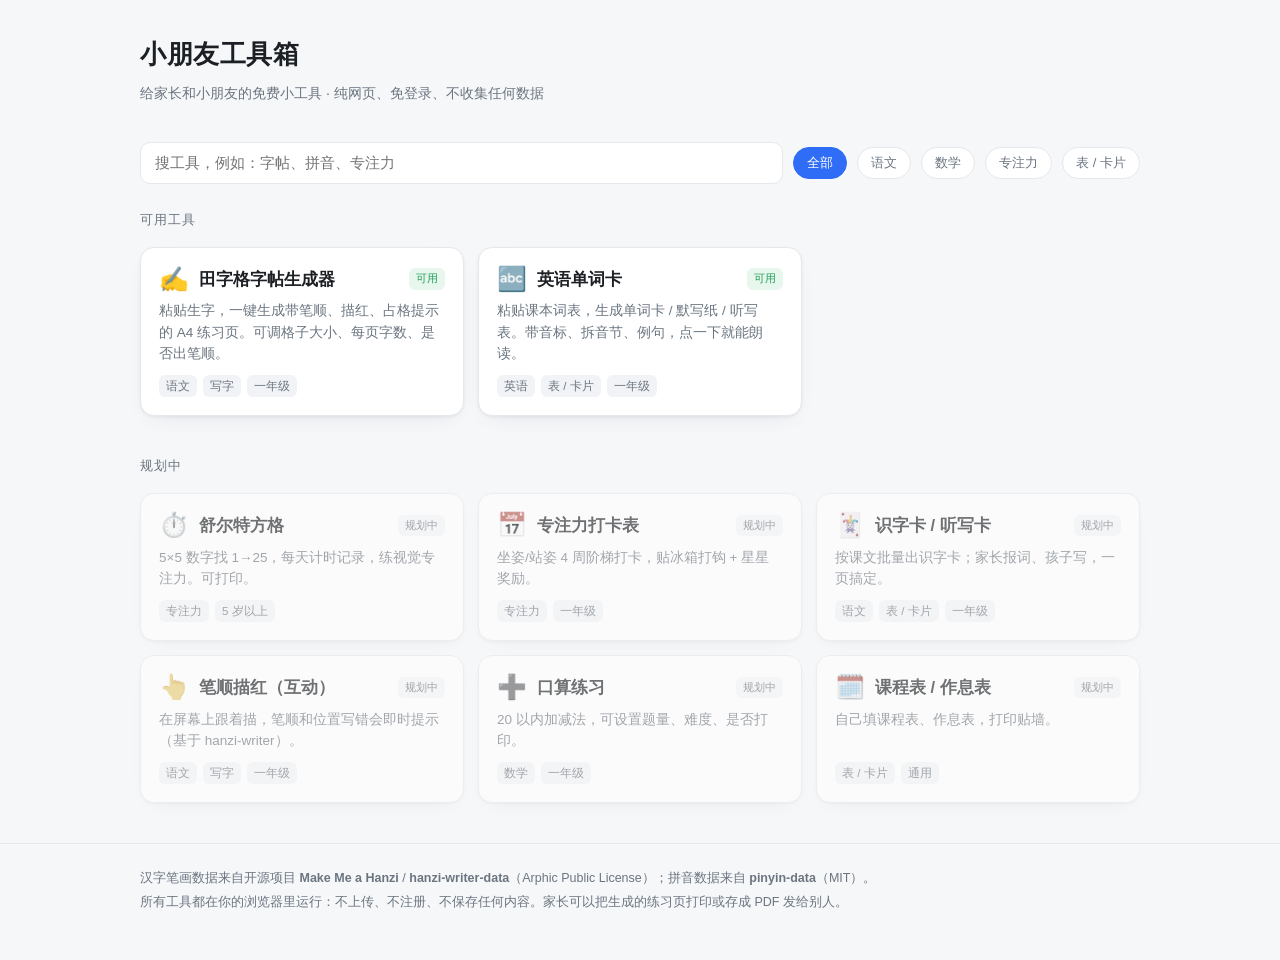
<file: index.html>
<!doctype html>
<html lang="zh-CN">
<meta charset="utf-8">
<meta name="viewport" content="width=device-width,initial-scale=1">
<title>小朋友工具箱</title>
<link rel="stylesheet" href="assets/style.css">
<body>

<header class="site"><div class="wrap">
  <h1>小朋友工具箱</h1>
  <p>给家长和小朋友的免费小工具 · 纯网页、免登录、不收集任何数据</p>
</div></header>

<div class="wrap">
  <div class="toolbar">
    <input type="search" id="q" placeholder="搜工具，例如：字帖、拼音、专注力">
    <button class="chip on" data-tag="全部">全部</button>
    <button class="chip" data-tag="语文">语文</button>
    <button class="chip" data-tag="数学">数学</button>
    <button class="chip" data-tag="专注力">专注力</button>
    <button class="chip" data-tag="表">表 / 卡片</button>
  </div>

  <p class="sec-title" id="secTitle">可用工具</p>
  <div class="grid" id="live"></div>

  <p class="sec-title">规划中</p>
  <div class="grid" id="plan"></div>
</div>

<footer class="site"><div class="wrap">
  <p>汉字笔画数据来自开源项目 <b>Make Me a Hanzi</b> / <b>hanzi-writer-data</b>（Arphic Public License）；拼音数据来自 <b>pinyin-data</b>（MIT）。</p>
  <p>所有工具都在你的浏览器里运行：不上传、不注册、不保存任何内容。家长可以把生成的练习页打印或存成 PDF 发给别人。</p>
  <p id="repoLine"></p>
</div></footer>

<script>
/* ===== 站点配置：改这里就换名字 ===== */
const SITE = {
  name: '小朋友工具箱',
  repo: ''          // 填上你的仓库地址就会在页脚显示，例如 'https://github.com/xxx/xxx.github.io'
};

/* ===== 工具清单：新增一个工具 = 加一条 + 建一个同名目录 ===== */
const TOOLS = [
  { id:'tianzige', name:'田字格字帖生成器', emoji:'✍️', status:'live', path:'tianzige/index.html',
    grade:'一年级', tags:['语文','写字'],
    desc:'粘贴生字，一键生成带笔顺、描红、占格提示的 A4 练习页。可调格子大小、每页字数、是否出笔顺。' },

  { id:'words', name:'英语单词卡', emoji:'🔤', status:'live', path:'words/index.html',
    grade:'一年级', tags:['英语','表 / 卡片'],
    desc:'粘贴课本词表，生成单词卡 / 默写纸 / 听写表。带音标、拆音节、例句，点一下就能朗读。' },

  { id:'shuerte', name:'舒尔特方格', emoji:'⏱️', status:'planned', grade:'5 岁以上', tags:['专注力'],
    desc:'5×5 数字找 1→25，每天计时记录，练视觉专注力。可打印。' },
  { id:'daka', name:'专注力打卡表', emoji:'📅', status:'planned', grade:'一年级', tags:['专注力'],
    desc:'坐姿/站姿 4 周阶梯打卡，贴冰箱打钩 + 星星奖励。' },
  { id:'shizi', name:'识字卡 / 听写卡', emoji:'🃏', status:'planned', grade:'一年级', tags:['语文','表 / 卡片'],
    desc:'按课文批量出识字卡；家长报词、孩子写，一页搞定。' },
  { id:'bishun', name:'笔顺描红（互动）', emoji:'👆', status:'planned', grade:'一年级', tags:['语文','写字'],
    desc:'在屏幕上跟着描，笔顺和位置写错会即时提示（基于 hanzi-writer）。' },
  { id:'kousuan', name:'口算练习', emoji:'➕', status:'planned', grade:'一年级', tags:['数学'],
    desc:'20 以内加减法，可设置题量、难度、是否打印。' },
  { id:'kebiao', name:'课程表 / 作息表', emoji:'🗓️', status:'planned', grade:'通用', tags:['表 / 卡片'],
    desc:'自己填课程表、作息表，打印贴墙。' }
];

const $ = s => document.querySelector(s);
let curTag = '全部';

function match(t){
  const kw = $('#q').value.trim().toLowerCase();
  const okTag = curTag === '全部' || (t.tags||[]).includes(curTag);
  const okKw = !kw || (t.name + t.desc + (t.tags||[]).join('')).toLowerCase().includes(kw);
  return okTag && okKw;
}
function card(t){
  const body = `<div class="top"><span class="emoji">${t.emoji}</span><h3>${t.name}</h3>
      <span class="badge ${t.status==='live'?'live':'plan'}">${t.status==='live'?'可用':'规划中'}</span></div>
    <p>${t.desc}</p>
    <div class="tags">${(t.tags||[]).map(x=>`<span class="tag">${x}</span>`).join('')}
      <span class="tag">${t.grade}</span></div>`;
  return t.status === 'live'
    ? `<a class="card" href="${t.path}">${body}</a>`
    : `<div class="card planned">${body}</div>`;
}
function render(){
  const live = TOOLS.filter(t=>t.status==='live' && match(t));
  const plan = TOOLS.filter(t=>t.status!=='live' && match(t));
  $('#live').innerHTML = live.length ? live.map(card).join('') : '<p style="color:#6b7580">没有匹配的工具</p>';
  $('#plan').innerHTML = plan.map(card).join('');
  $('#live').previousElementSibling.style.display = live.length ? '' : 'none';
}
$('#q').addEventListener('input', render);
document.querySelectorAll('.chip').forEach(c=>c.addEventListener('click',()=>{
  document.querySelectorAll('.chip').forEach(x=>x.classList.remove('on'));
  c.classList.add('on'); curTag = c.dataset.tag; if (SITE.repo) document.getElementById('repoLine').innerHTML =
  `<a href="${SITE.repo}">开源仓库</a> · 想要新工具可以提 issue`;
render();
}));
if (SITE.name) { document.title = SITE.name; document.querySelector('h1').textContent = SITE.name; }
render();
</script>
</body>
</html>
</file>
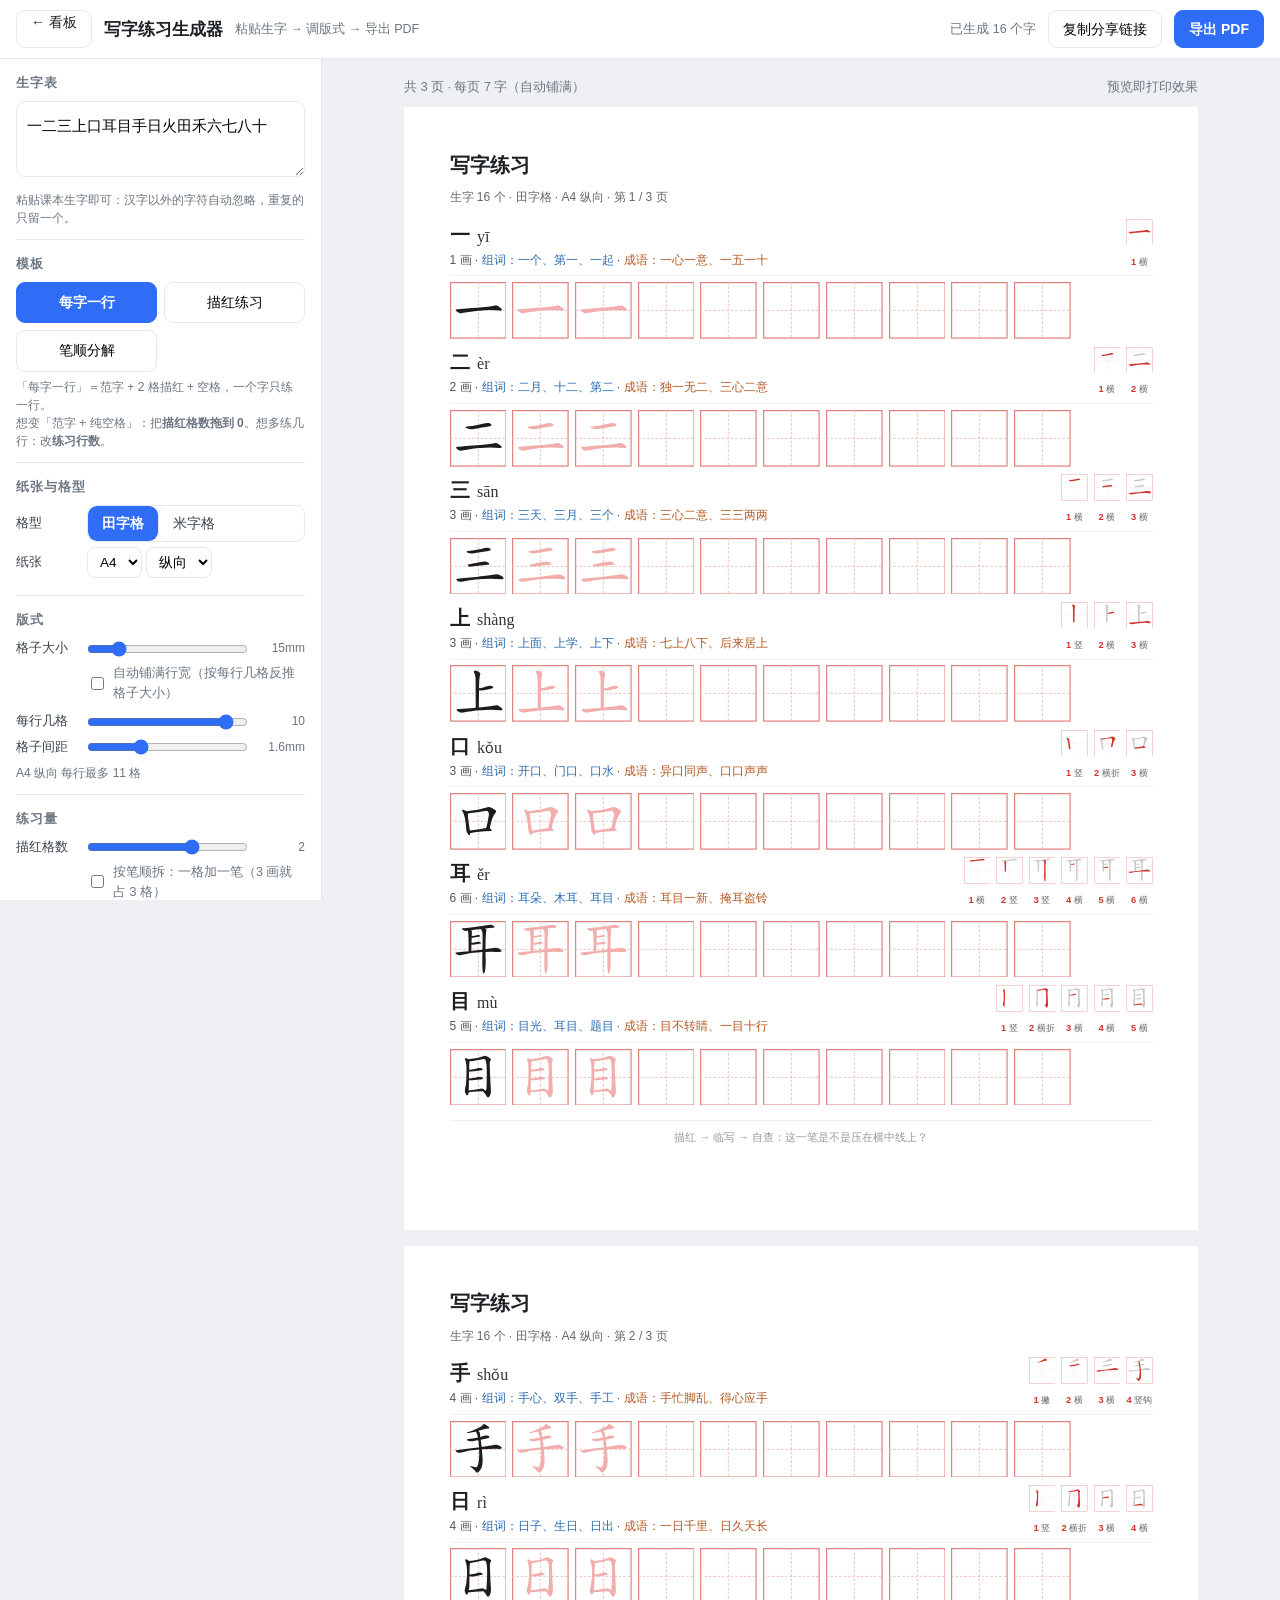
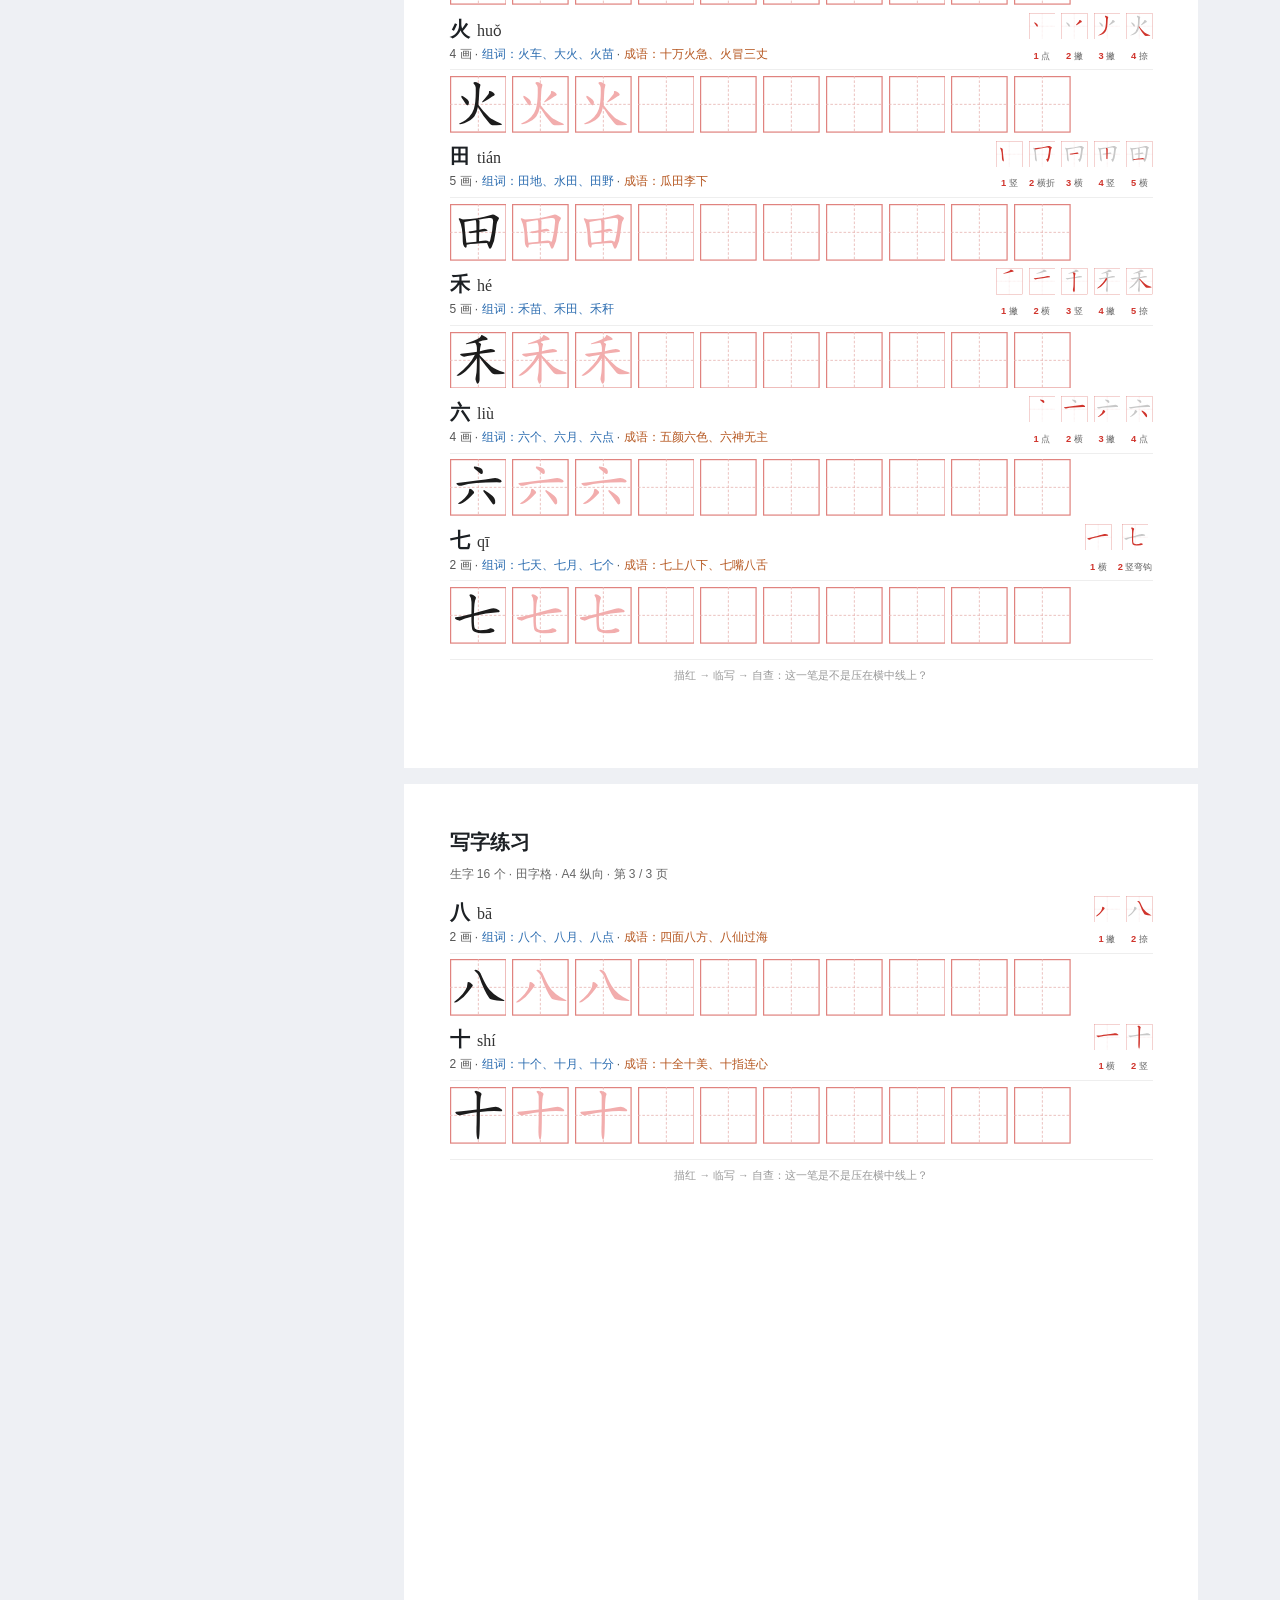
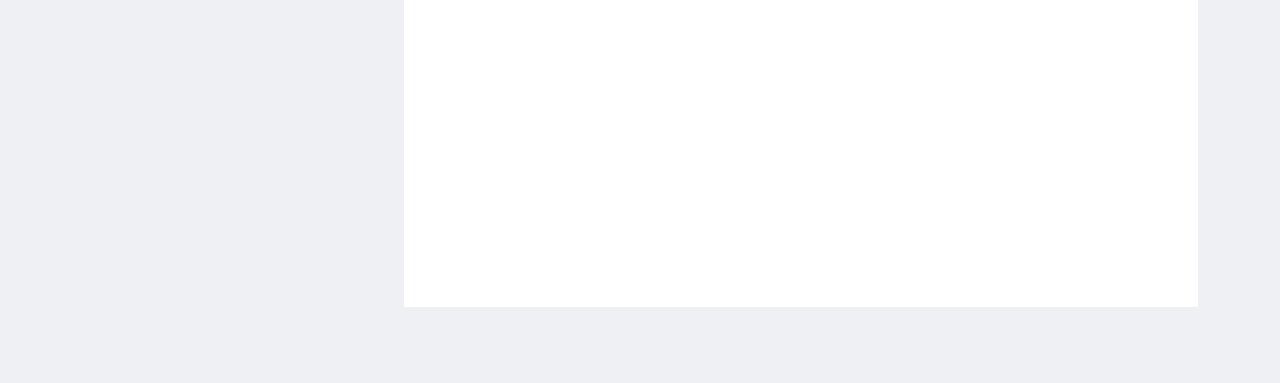
<file: tianzige/index.html>
<!doctype html>
<html lang="zh-CN">
<meta charset="utf-8">
<meta name="viewport" content="width=device-width,initial-scale=1">
<title>写字练习生成器 · 田字格 / 米字格</title>
<link rel="stylesheet" href="../assets/style.css">
<style>
  :root{ --fit:1; --cell:24mm; --gap:1.6mm; --pw:210mm; --ph:297mm; }
  body{background:#eef0f4}
  .bar{position:sticky;top:0;z-index:20;background:#fff;border-bottom:1px solid var(--line);
       display:flex;align-items:center;gap:12px;padding:10px 16px;flex-wrap:wrap}
  .bar h1{font-size:16.5px;margin:0}
  .bar .sub{color:var(--muted);font-size:12.5px}
  .bar .spacer{flex:1}
  .btn{font:inherit;font-size:14px;min-height:38px;padding:0 14px;border-radius:9px;border:1px solid var(--line);
       background:#fff;cursor:pointer;transition:.15s}
  .btn:hover{border-color:#cfd6de}
  .btn.primary{background:var(--accent);border-color:var(--accent);color:#fff;font-weight:600}
  .btn.primary:hover{filter:brightness(1.06)}
  .layout{display:flex;align-items:flex-start}
  .panel{width:322px;flex:0 0 322px;background:#fff;border-right:1px solid var(--line);
         padding:14px 16px 40px;position:sticky;top:59px;max-height:calc(100vh - 59px);overflow:auto}
  .panel h2{font-size:12.5px;color:var(--muted);letter-spacing:1px;margin:0 0 8px}
  .panel .grp{margin-bottom:14px;padding-bottom:12px;border-bottom:1px solid var(--line)}
  .panel .grp:last-child{border:0;padding-bottom:0}
  textarea{width:100%;min-height:76px;border:1px solid var(--line);border-radius:9px;padding:10px;
           font:inherit;font-size:15px;line-height:1.8;resize:vertical;outline:none}
  textarea:focus{border-color:var(--accent);box-shadow:0 0 0 3px var(--accent-soft)}
  .presets{display:grid;grid-template-columns:1fr 1fr;gap:7px}
  .preset{border:1px solid var(--line);background:#fff;border-radius:9px;padding:9px 6px;font:inherit;font-size:13.5px;
          cursor:pointer;transition:.15s;text-align:center}
  .preset:hover{border-color:#cfd6de}
  .preset.on{background:var(--accent);border-color:var(--accent);color:#fff;font-weight:600}
  .preset.span2{grid-column:span 2}
  .seg{display:inline-flex;border:1px solid var(--line);border-radius:9px;overflow:hidden}
  .seg button{border:0;background:#fff;font:inherit;font-size:13.5px;padding:7px 14px;cursor:pointer;color:#39424c}
  .seg button+button{border-left:1px solid var(--line)}
  .seg button.on{background:var(--accent);color:#fff;font-weight:600}
  .row2{display:flex;align-items:center;justify-content:space-between;gap:10px;margin:7px 0}
  /* 统一的「标签 | 控件 | 数值」三列网格，读起来整齐 */
  .ctl{display:grid;grid-template-columns:62px 1fr 48px;align-items:center;gap:9px;margin:5px 0}
  .ctl>label{font-size:13px;color:#39424c}
  .ctl input[type=range]{width:100%;margin:0;accent-color:var(--accent)}
  .ctl .val{font-size:12px;color:var(--muted);text-align:right;font-variant-numeric:tabular-nums}
  .ctlx{display:flex;align-items:center;gap:6px;font-size:12.5px;color:#6b7580;margin:-1px 0 8px 71px}
  .segrow{display:grid;grid-template-columns:62px 1fr;align-items:center;gap:9px;margin:5px 0}
  .segrow>label{font-size:13px;color:#39424c}
  .row2 label{font-size:13.5px;color:#39424c}
  .row2 input[type=range]{flex:1 1 auto;max-width:140px;accent-color:var(--accent)}
  .row2 .val{font-size:12.5px;color:var(--muted);min-width:42px;text-align:right}
  select{font:inherit;font-size:13.5px;border:1px solid var(--line);border-radius:8px;padding:6px 8px;background:#fff}
  .checks{display:grid;grid-template-columns:1fr 1fr;gap:5px 10px}
  .checks label{display:flex;align-items:center;gap:6px;font-size:13.5px;color:#39424c;cursor:pointer}
  .hint{font-size:12px;color:var(--muted);margin-top:6px;line-height:1.5}
  #status{font-size:12.5px;color:var(--muted)}
  .stage{flex:1 1 auto;min-width:0;padding:18px 12px 60px;display:flex;flex-direction:column;align-items:center}
  .stage-top{width:100%;max-width:var(--pw);display:flex;justify-content:space-between;align-items:center;
             color:var(--muted);font-size:12.5px;margin-bottom:10px;gap:10px;flex-wrap:wrap}
  .sheet-wrap{width:calc(var(--pw) * var(--fit));margin:0 auto 16px;overflow:hidden}
  .sheet{width:var(--pw);min-height:var(--ph);background:#fff;padding:11mm 12mm;
         transform:scale(var(--fit));transform-origin:top left;
         box-shadow:0 1px 3px rgba(16,24,40,.1),0 10px 30px -14px rgba(16,24,40,.25)}
  .measure{position:absolute;left:-9999px;top:0;box-shadow:none;transform:none !important;width:var(--pw)}
  .sheettitle h1{font-size:15pt;margin:0 0 2mm}
  .sheettitle .sub{font-size:9pt;color:#666;margin-bottom:3mm}
  .sheetfoot{font-size:8pt;color:#999;border-top:1px solid #eee;margin-top:4mm;padding-top:2mm;text-align:center}
  .block{margin-bottom:2mm;break-inside:avoid}
  .bhead{display:flex;align-items:center;gap:4mm;border-bottom:1px solid #eee;padding-bottom:1.5mm}
  .bglyph{width:12mm;height:12mm;flex:0 0 auto}
  .binfo{flex:1 1 auto;min-width:0}
  .bchar{font-size:15pt;font-weight:700}
  .bpy{font-family:"Times New Roman",serif;font-size:12pt;color:#333;margin-left:2mm}
  .bmeta{font-size:9pt;color:#555}
  .bmeta .order,.bmeta .words{color:#2b6cb0}
  .bmeta .idioms{color:#b5561f}
  .bmeta .warn{color:#c77700}
  .strip{display:flex;gap:1.6mm;align-items:flex-start}
  .sitem{text-align:center}
  .sitem svg{width:var(--strip,12mm);height:var(--strip,12mm)}
  .sitem .lb{font-size:7pt;color:#666;margin-top:.5mm}
  .sitem .lb b{color:#d0342c}
  .row{display:flex;gap:var(--gap);margin-top:1.5mm}
  .row .cell{width:var(--cell);height:var(--cell);flex:0 0 auto;display:block}
  .bfoot{font-size:9pt;color:#444;margin-top:1.2mm}
  .bfoot .badge{font-size:7.5pt;color:#999;margin-left:1.5mm}
  .empty{color:var(--muted);padding:40px 0}
  @page{size:A4 portrait;margin:11mm 12mm}
  @media print{
    body{background:#fff}
    .bar,.panel,.stage-top,.no-print{display:none !important}
    .layout{display:block}
    .stage{padding:0;display:block}
    .sheet-wrap{width:auto !important;margin:0 !important;overflow:visible !important}
    .sheet{transform:none !important;box-shadow:none !important;padding:0 !important;
           width:auto !important;min-height:0 !important;page-break-after:always}
    .sheet:last-child{page-break-after:auto}
    .measure{display:none}
  }
  @media (max-width:880px){
    .layout{display:block}
    .panel{width:auto;flex:none;position:static;max-height:none;border-right:0;border-bottom:1px solid var(--line)}
  }
</style>
<body>

<div class="bar no-print">
  <a class="btn" href="../index.html">← 看板</a>
  <h1>写字练习生成器</h1>
  <span class="sub">粘贴生字 → 调版式 → 导出 PDF</span>
  <span class="spacer"></span>
  <span id="status"></span>
  <button class="btn" id="copy">复制分享链接</button>
  <button class="btn primary" id="print">导出 PDF</button>
</div>

<div class="layout">
  <aside class="panel no-print">
    <div class="grp">
      <h2>生字表</h2>
      <textarea id="chars" spellcheck="false"></textarea>
      <div class="hint">粘贴课本生字即可：汉字以外的字符自动忽略，重复的只留一个。</div>
    </div>

    <div class="grp">
      <h2>模板</h2>
      <div class="presets">
        <button class="preset" data-preset="one">每字一行</button>
        <button class="preset" data-preset="mo">描红练习</button>
        <button class="preset" data-preset="bi">笔顺分解</button>
      </div>
      <div class="hint">「每字一行」＝范字 + 2 格描红 + 空格，一个字只练一行。<br>
        想变「范字 + 纯空格」：把<b>描红格数拖到 0</b>。想多练几行：改<b>练习行数</b>。</div>
    </div>

    <div class="grp">
      <h2>纸张与格型</h2>
      <div class="segrow"><label>格型</label>
        <div class="seg"><button class="seg" data-grid="tian">田字格</button><button class="seg" data-grid="mi">米字格</button></div>
      </div>
      <div class="segrow"><label>纸张</label>
        <span><select id="paper"><option value="A4">A4</option><option value="A5">A5</option></select>
        <select id="orient"><option value="portrait">纵向</option><option value="landscape">横向</option></select></span>
      </div>
    </div>

    <div class="grp">
      <h2>版式</h2>
      <div class="ctl"><label>格子大小</label><input type="range" id="cell" min="10" max="40" step="1"><span class="val" id="cellV"></span></div>
      <div class="ctlx"><input type="checkbox" id="autoCell">自动铺满行宽（按每行几格反推格子大小）</div>
      <div class="ctl"><label>每行几格</label><input type="range" id="perRow" min="1" max="16" step="1"><span class="val" id="perRowV"></span></div>
      <div class="ctl"><label>格子间距</label><input type="range" id="gap" min="0" max="5" step="0.2"><span class="val" id="gapV"></span></div>
      <div class="hint" id="hintRow"></div>
    </div>

    <div class="grp">
      <h2>练习量</h2>
      <div class="ctl"><label>描红格数</label><input type="range" id="trace" min="0" max="3" step="1"><span class="val" id="traceV"></span></div>
      <div class="ctlx"><input type="checkbox" id="strokeTrace">按笔顺拆：一格加一笔（3 画就占 3 格）</div>
      <div class="ctl"><label>练习行数</label><input type="range" id="rows" min="1" max="3" step="1"><span class="val" id="rowsV"></span></div>
      <div class="ctl"><label>每页字数</label><input type="range" id="perPage" min="1" max="8" step="1"><span class="val" id="perPageV"></span></div>
      <div class="ctlx"><input type="checkbox" id="autoPage">自动铺满整页（推荐）</div>
      <div class="hint">描红只出现在<b>第一行</b>，从第一格起连续排；第二行起一律空着让孩子自己写。</div>
    </div>

    <div class="grp">
      <h2>显示内容</h2>
      <div class="checks">
        <label><input type="checkbox" id="pinyin">拼音</label>
        <label><input type="checkbox" id="strokes">笔顺条</label>
        <label><input type="checkbox" id="numbers">笔画标号</label>
        <label><input type="checkbox" id="words">组词</label>
        <label><input type="checkbox" id="idioms">成语</label>
      </div>
    </div>

    <div class="grp">
      <h2>页眉 / 页脚</h2>
      <input type="text" id="headText" placeholder="页眉标题" style="width:100%;border:1px solid var(--line);border-radius:8px;padding:7px 9px;font:inherit;font-size:13.5px;margin-bottom:6px">
      <input type="text" id="footText" placeholder="页脚文字（留空则不显示）" style="width:100%;border:1px solid var(--line);border-radius:8px;padding:7px 9px;font:inherit;font-size:13.5px">
      <div class="hint">页眉下面那行（生字个数 / 格型 / 纸张 / 页码）是自动的。想加名字、日期就填这里。</div>
    </div>

    <div class="grp">
      <h2>导出</h2>
      <div class="hint">点右上角<b>导出 PDF</b> → 打印对话框里「目标 / 打印机」选 <b>另存为 PDF</b>，纸张 A4、边距默认即可。<br>
      描红是淡红色，彩色打印最好；黑白会变浅灰，同样能用。</div>
    </div>
  </aside>

  <main class="stage">
    <div class="stage-top">
      <span id="count"></span>
      <span>预览即打印效果</span>
    </div>
    <div id="preview" style="width:100%;display:flex;flex-direction:column;align-items:center"></div>
  </main>
</div>

<script src="../data/pinyin.js"></script>
<script src="../data/lesson.js"></script>
<script src="../data/hanzi.js"></script>
<script src="app.js"></script>
</body>
</html>
</file>
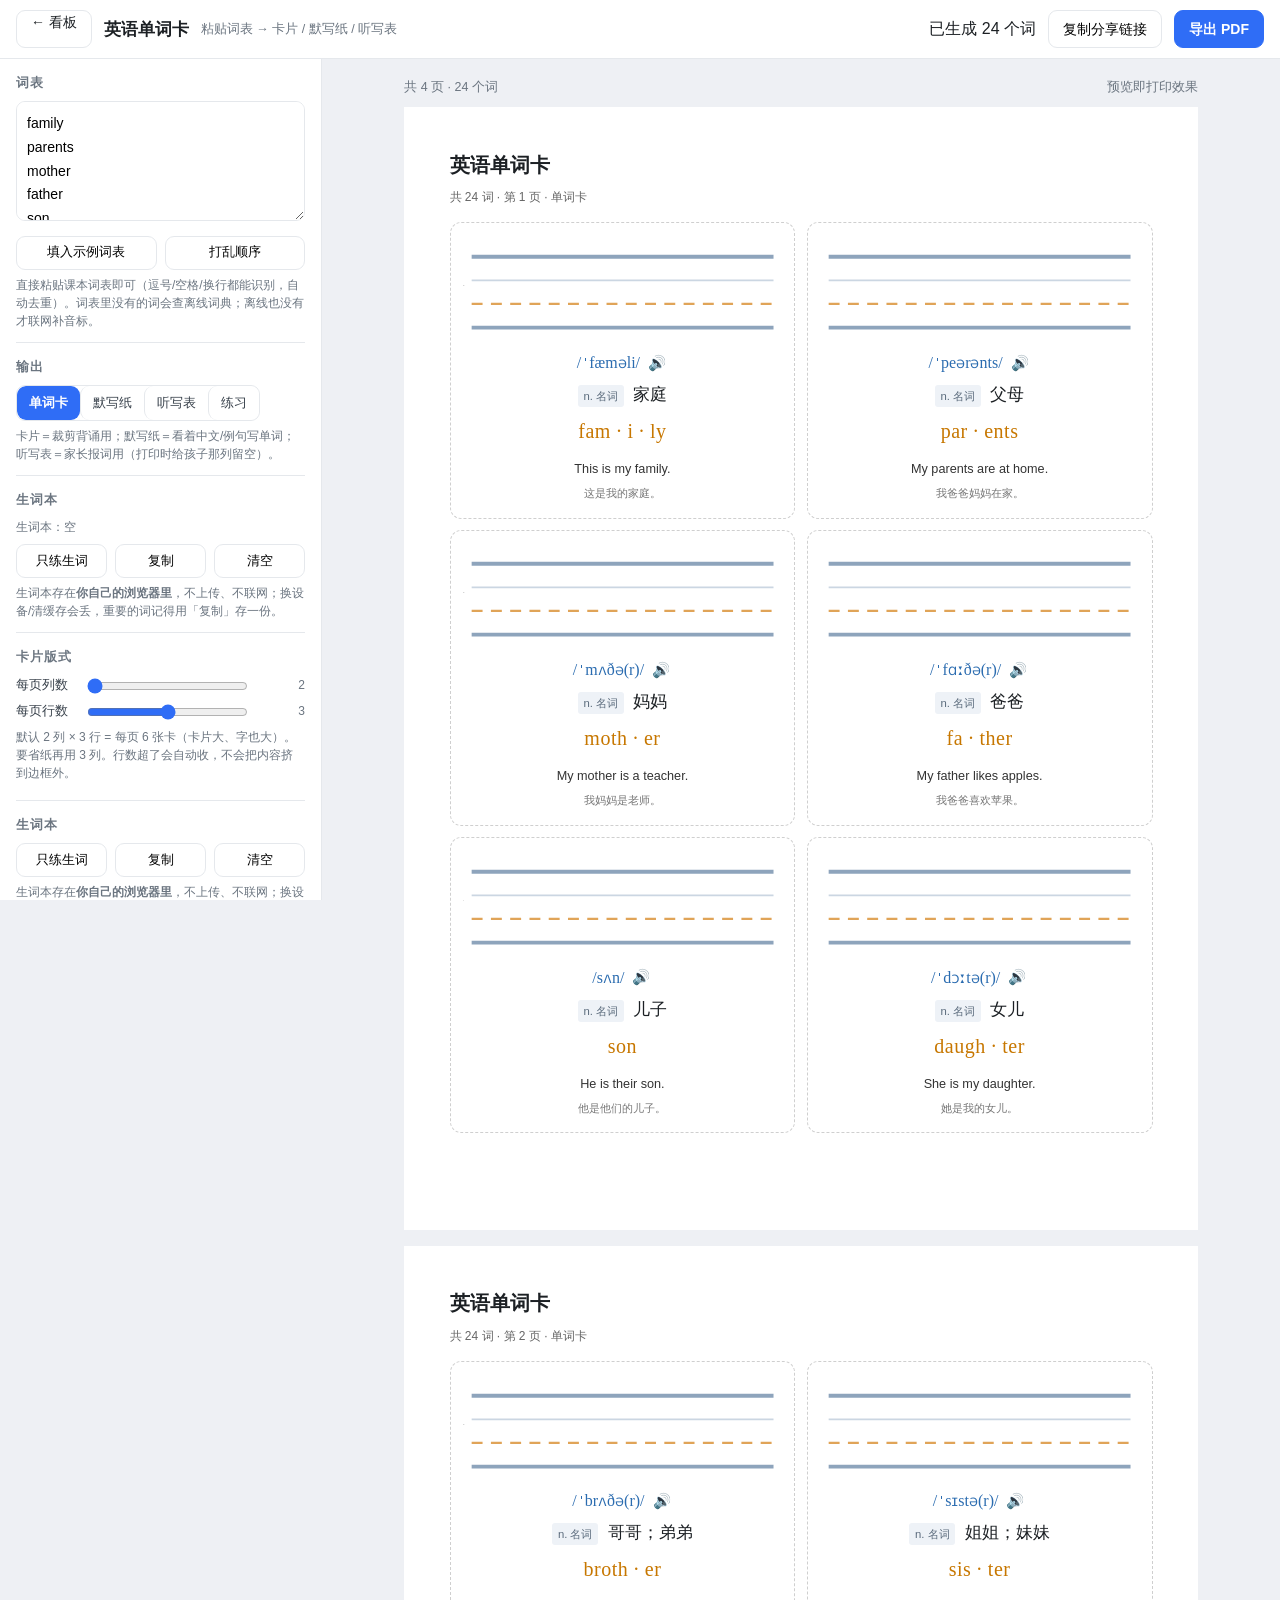
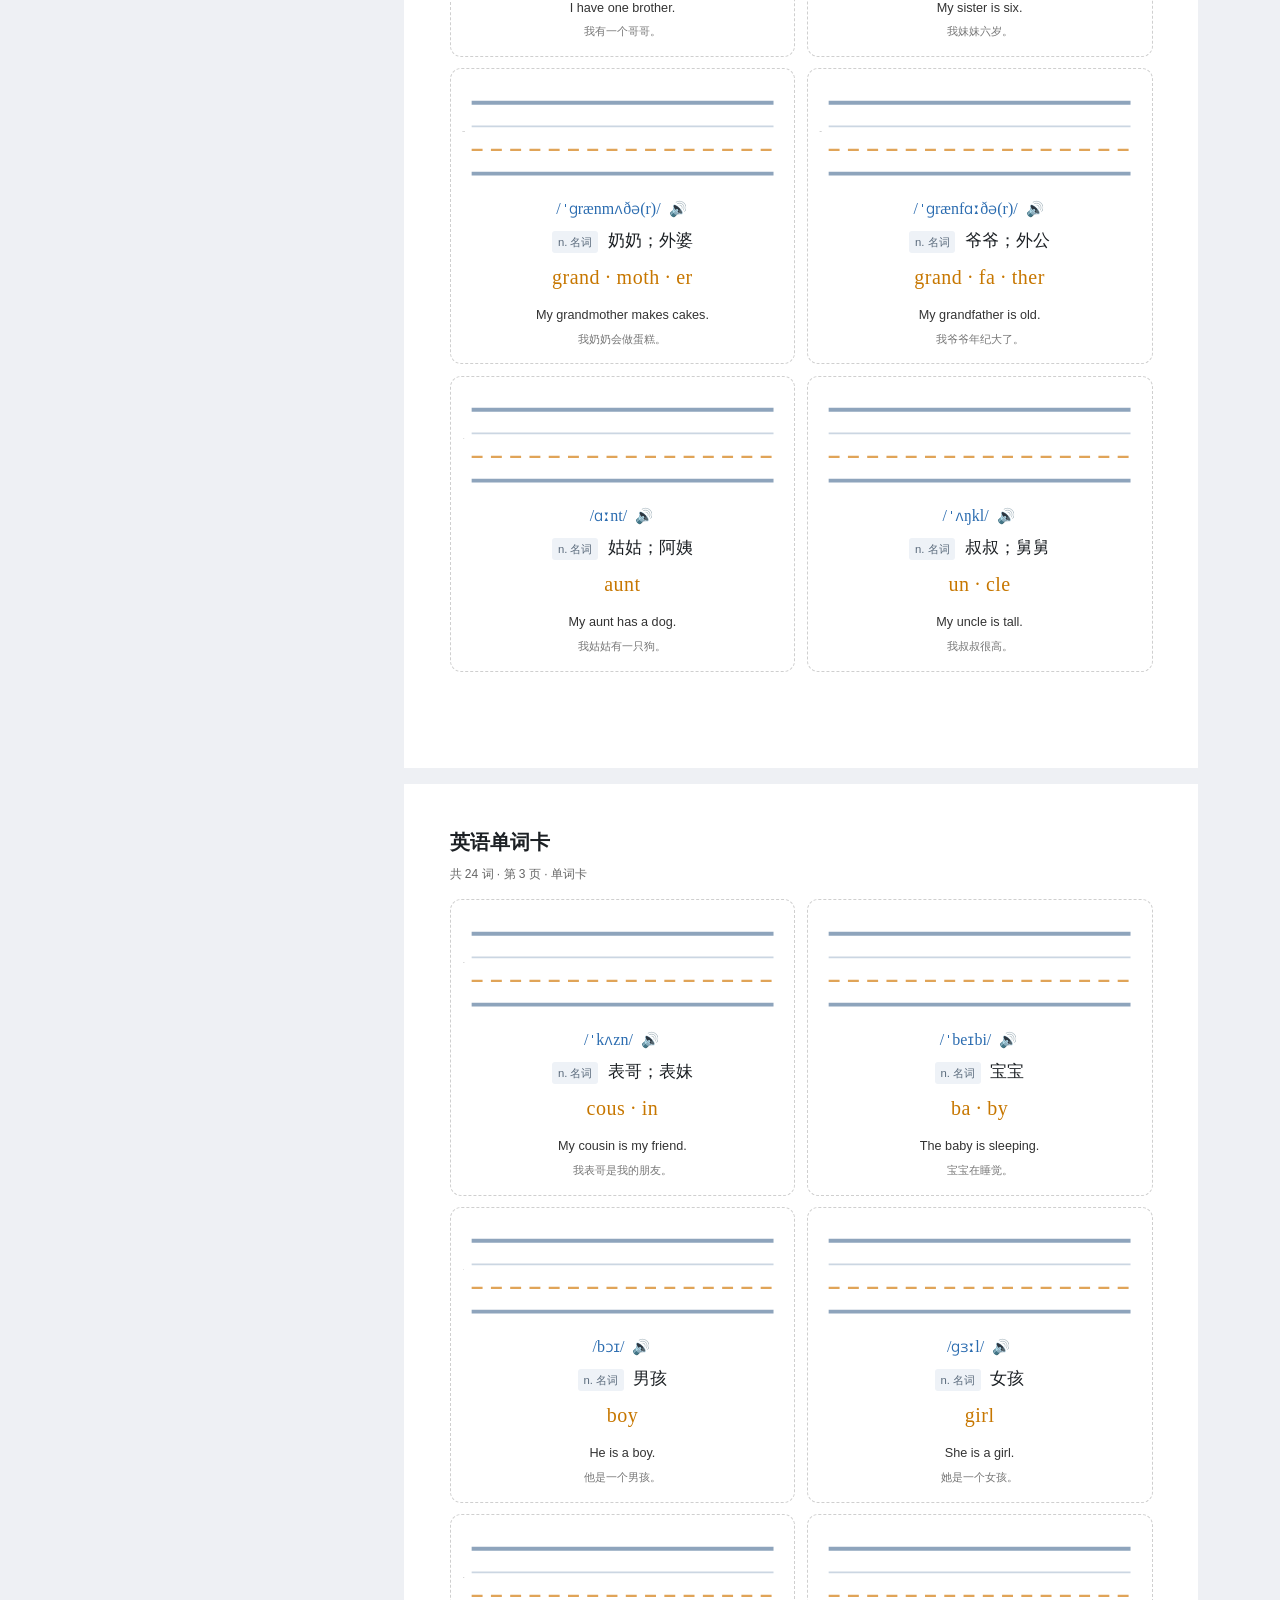
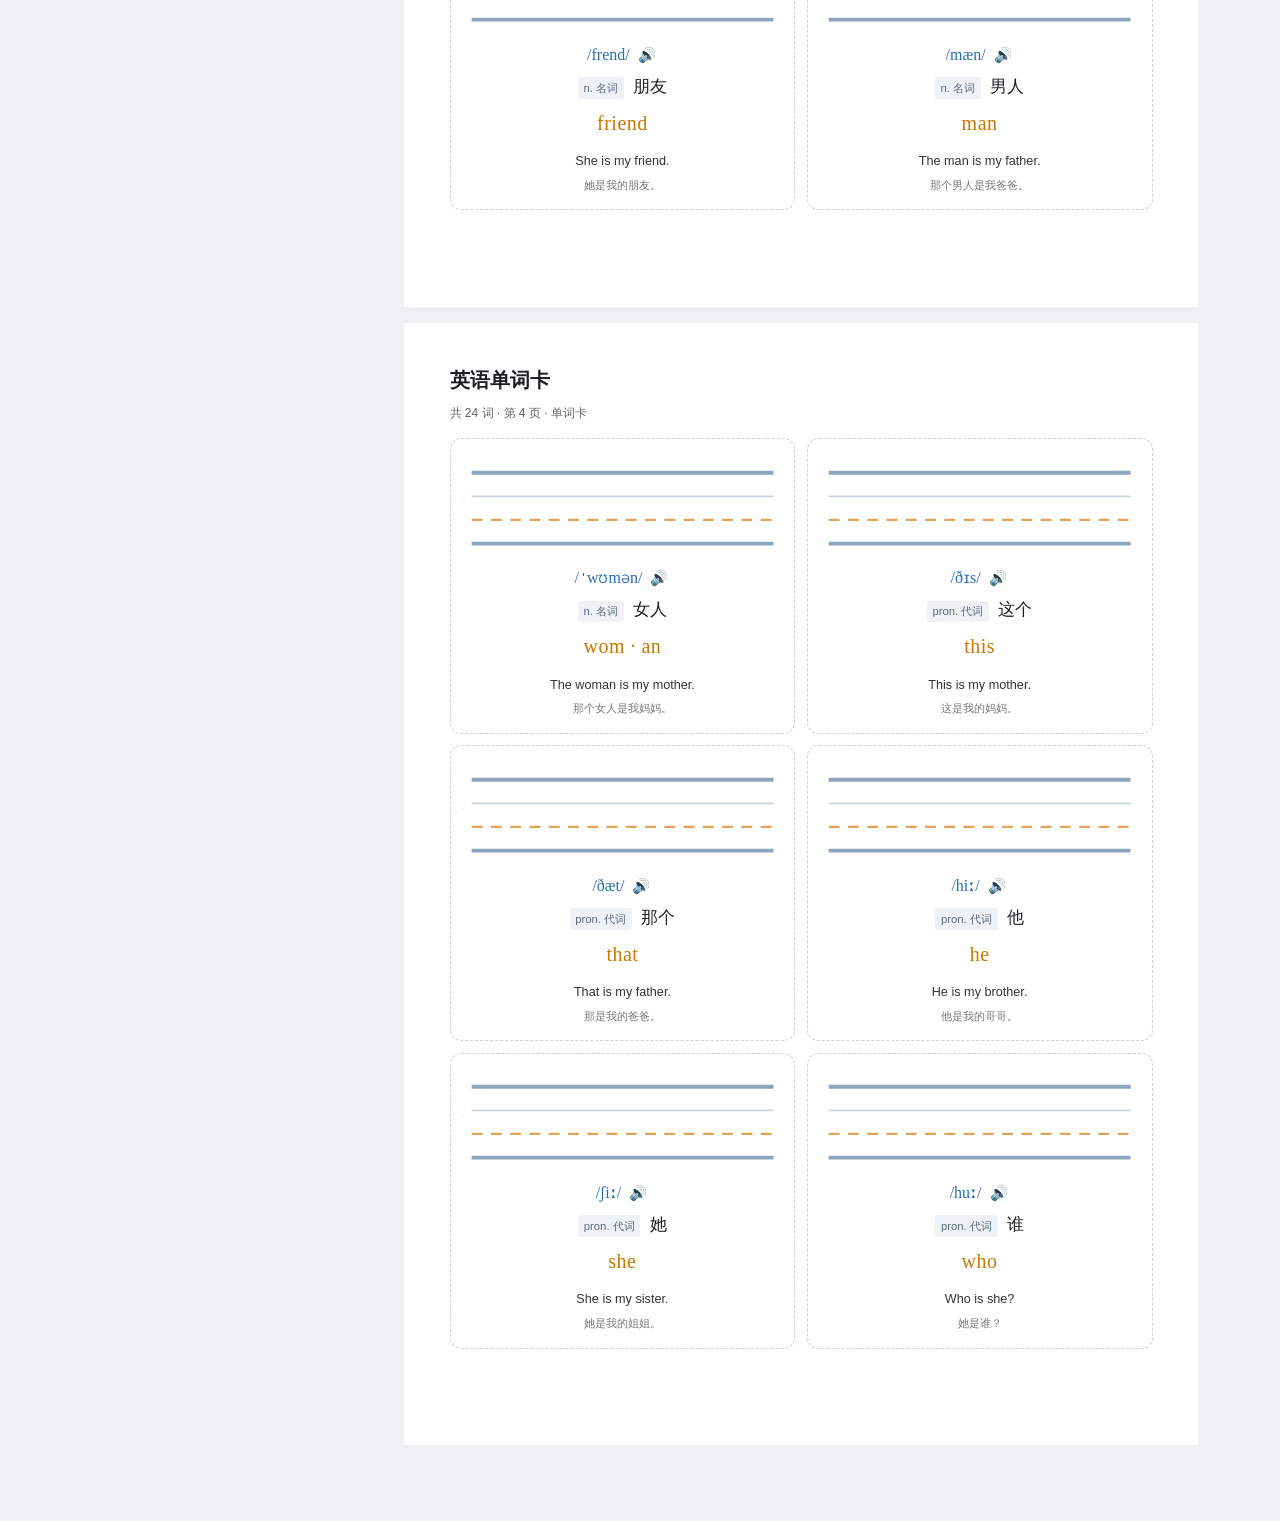
<file: words/index.html>
<!doctype html>
<html lang="zh-CN">
<meta charset="utf-8">
<meta name="viewport" content="width=device-width,initial-scale=1">
<title>英语单词卡 · 背 + 默写</title>
<link rel="stylesheet" href="../assets/style.css">
<style>
  :root{ --fit:1; }
  body{background:#eef0f4}
  .bar{position:sticky;top:0;z-index:20;background:#fff;border-bottom:1px solid var(--line);
       display:flex;align-items:center;gap:12px;padding:10px 16px;flex-wrap:wrap}
  .bar h1{font-size:16.5px;margin:0}
  .bar .sub{color:var(--muted);font-size:12.5px}
  .bar .spacer{flex:1}
  .btn{font:inherit;font-size:14px;min-height:38px;padding:0 14px;border-radius:9px;border:1px solid var(--line);background:#fff;cursor:pointer}
  .btn:hover{border-color:#cfd6de}
  .btn.primary{background:var(--accent);border-color:var(--accent);color:#fff;font-weight:600}
  .layout{display:flex;align-items:flex-start}
  .panel{width:322px;flex:0 0 322px;background:#fff;border-right:1px solid var(--line);padding:14px 16px 40px;
         position:sticky;top:59px;max-height:calc(100vh - 59px);overflow:auto}
  .panel h2{font-size:12.5px;color:var(--muted);letter-spacing:1px;margin:0 0 8px}
  .panel .grp{margin-bottom:14px;padding-bottom:12px;border-bottom:1px solid var(--line)}
  .panel .grp:last-child{border:0}
  textarea{width:100%;min-height:120px;border:1px solid var(--line);border-radius:9px;padding:10px;font:inherit;font-size:14px;line-height:1.7;resize:vertical;outline:none}
  textarea:focus{border-color:var(--accent);box-shadow:0 0 0 3px var(--accent-soft)}
  .ctl{display:grid;grid-template-columns:62px 1fr 48px;align-items:center;gap:9px;margin:5px 0}
  .ctl>label{font-size:13px;color:#39424c}
  .ctl input[type=range]{width:100%;margin:0;accent-color:var(--accent)}
  .ctl .val{font-size:12px;color:var(--muted);text-align:right}
  .ctlx{display:flex;align-items:center;gap:6px;font-size:12.5px;color:#6b7580;margin:-1px 0 8px 71px}
  .hint{font-size:12px;color:var(--muted);margin-top:6px;line-height:1.5}
  .checks{display:grid;grid-template-columns:1fr 1fr;gap:5px 10px}
  .checks label{display:flex;align-items:center;gap:6px;font-size:13px;color:#39424c;cursor:pointer}
  .seg{display:inline-flex;border:1px solid var(--line);border-radius:9px;overflow:hidden}
  .seg button{border:0;background:#fff;font:inherit;font-size:13px;padding:7px 12px;cursor:pointer;color:#39424c}
  .seg button+button{border-left:1px solid var(--line)}
  .seg button.on{background:var(--accent);color:#fff;font-weight:600}
  .rowbtn{display:flex;gap:8px;margin-top:7px}
  .rowbtn .btn{flex:1;font-size:13px;min-height:34px;padding:0 8px}
  .stage{flex:1 1 auto;min-width:0;padding:18px 12px 60px;display:flex;flex-direction:column;align-items:center}
  .stage-top{width:100%;max-width:210mm;display:flex;justify-content:space-between;color:var(--muted);font-size:12.5px;margin-bottom:10px;gap:10px;flex-wrap:wrap}
  .sheet-wrap{width:calc(210mm * var(--fit));margin:0 auto 16px;overflow:hidden}
  .sheet{width:210mm;min-height:297mm;background:#fff;padding:11mm 12mm;transform:scale(var(--fit));transform-origin:top left;
         box-shadow:0 1px 3px rgba(16,24,40,.1),0 10px 30px -14px rgba(16,24,40,.25)}
  .sheettitle h1{font-size:15pt;margin:0 0 2mm}
  .sheettitle .sub{font-size:9pt;color:#666;margin-bottom:4mm}
  .sheetfoot{font-size:8pt;color:#999;border-top:1px solid #eee;margin-top:4mm;padding-top:2mm;text-align:center}
  /* 单词卡 */
  .wgrid{display:grid;gap:3mm}
  .probe{position:absolute;left:-9999px;top:0;visibility:hidden}
  .probe .wcard{height:auto !important}          /* 量真实内容高度用 */
  .wcard{border:1px dashed #cfcfcf;border-radius:3mm;padding:3mm;height:var(--cardh,62mm);position:relative;
         display:flex;flex-direction:column;gap:1.2mm;overflow:hidden;break-inside:avoid;text-align:center;
         justify-content:center}   /* 内容垂直居中：例句既不贴底，卡片也不会显得上重下空 */
  .wcard>*{flex:0 0 auto}                      /* 关键：不许把四线三格压扁，否则每张卡大小不一 */

  .wtop{display:flex;align-items:baseline;justify-content:space-between}
  .wword{font-family:"Times New Roman",Georgia,serif;font-size:16pt;letter-spacing:.3px}
  .wsub{display:flex;gap:3mm;align-items:baseline;font-family:"Times New Roman",serif;font-size:10pt}
  .wlines{display:block;width:100%;height:auto;margin-bottom:1mm}
  .wiparow{display:flex;align-items:center;justify-content:center;gap:6px;margin-top:1.5mm}
  .wipa{font-family:"Times New Roman",Georgia,serif;font-size:12pt;color:#2b6cb0}
  .wpos{display:flex;align-items:baseline;gap:2.5mm;margin-top:.5mm;justify-content:center}
  .posTag{font-size:8.5pt;color:#5b6b7c;background:#eef2f7;border-radius:3px;padding:.5mm 1.5mm;white-space:nowrap}
  .wzh{font-size:12.5pt}
  .wsylBig{font-family:"Times New Roman",Georgia,serif;font-size:15pt;color:#c77700;letter-spacing:.5px;margin-top:.5mm}
  .wen{font-size:9.5pt;color:#333;margin-top:2mm}   /* 不再 margin-top:auto，例句就不会贴着卡片底 */
  .wcn{font-size:8.5pt;color:#777}
  .wtip{font-size:7.5pt;color:#c77700}
  /* 默写纸 */
  .ditem{padding:2.5mm 0 3.5mm;border-bottom:1px dashed #ddd;break-inside:avoid}
  .dhead{display:flex;align-items:baseline;gap:4mm}
  .dno{width:6mm;height:6mm;flex:0 0 auto;border-radius:50%;background:#eef2f7;color:#39424c;font-size:9pt;
       display:inline-flex;align-items:center;justify-content:center}
  .dzh{font-size:13pt;font-weight:600}
  .dipa{font-family:"Times New Roman",serif;color:#2b6cb0;font-size:10pt}
  .dsen{font-size:9.5pt;color:#444;margin:1.5mm 0 0 10mm}
  .dsen .dcn{color:#888;font-size:8.5pt}
  .blank{display:inline-block;min-width:24mm;border-bottom:1px solid #999;text-decoration:none}
  .ditem .wlines{width:82mm;margin:2mm 0 0 10mm}
  /* 听写表 */
  .wtable{width:100%;border-collapse:collapse;font-size:10pt}
  .wtable th,.wtable td{border:1px solid #ccc;padding:2mm 2.5mm}
  .wtable th{background:#f7f9fc;font-weight:600;font-size:9pt}
  .wtable td.c{width:10mm;text-align:center;color:#666}
  .wtable td.zh{width:34mm}
  .wtable td.en{font-family:"Times New Roman",serif;font-weight:700;font-size:11pt}
  .wtable td.ipa{width:34mm;font-family:"Times New Roman",serif;color:#2b6cb0}
  .wtable td.sp{width:44mm}
  .spk{border:0;background:transparent;cursor:pointer;font-size:11pt;padding:0 2px}
  .wcard>.spk{position:absolute;top:2mm;right:2mm}
  .empty{color:var(--muted);padding:40px 0}
  body[data-mode="dictate"] .only-card,body[data-mode="list"] .only-card{display:none}
  body[data-mode="card"] .only-dictate,body[data-mode="list"] .only-dictate,body[data-mode="quiz"] .only-dictate{display:none}
  body[data-mode="card"] .only-quiz,body[data-mode="dictate"] .only-quiz,body[data-mode="list"] .only-quiz{display:none}
  /* 练习模式（屏幕用，不打印） */
  .quiz{width:100%;max-width:640px;margin:10px auto;background:#fff;border-radius:16px;padding:22px 24px;
        box-shadow:0 1px 3px rgba(16,24,40,.08),0 14px 40px -18px rgba(16,24,40,.25);text-align:center}
  .qprog{font-size:12.5px;color:var(--muted)}
  .qword{display:flex;align-items:center;justify-content:center;gap:10px;margin:14px 0 6px}
  .qtext{font-size:34px;font-weight:700;letter-spacing:.5px}
  .only-mobile{display:none}
  /* 手机上：设置收进抽屉，内容占满屏 */
  @media (max-width:880px){
    .layout{display:block}
    .panel{position:fixed;left:0;top:0;bottom:0;width:88%;max-width:340px;z-index:60;
           transform:translateX(-102%);transition:transform .22s ease;max-height:none;overflow:auto;
           box-shadow:0 0 40px rgba(16,24,40,.28)}
    .panel.open{transform:none}
    .backdrop{position:fixed;inset:0;background:rgba(16,24,40,.4);z-index:55;opacity:0;pointer-events:none;transition:.22s}
    .backdrop.on{opacity:1;pointer-events:auto}
    .stage{padding:10px 8px 40px}
    .only-mobile{display:inline-block}
    .hide-mobile{display:none}
    .bar h1{font-size:15px}
    .bar .sub{display:none}
    .quiz{padding:18px 14px;border-radius:12px}
    .qtext{font-size:30px}
    .qbtns .btn{flex:1 1 0;padding:0 12px}
  }
  .qprompt{display:flex;flex-direction:column;align-items:center;gap:6px;margin:10px 0}
  .qprompt .wlines{width:70%;max-width:340px}
  .qans{border-top:1px dashed #e3e6ea;padding-top:12px;margin-top:8px;color:#1c2024;font-size:13px;
        display:flex;flex-direction:column;gap:6px;align-items:center}
  .qans .wlines{width:70%;max-width:340px}
  .qpos{display:flex;align-items:baseline;gap:8px}
  .qzh{font-size:16px}
  .qsyl{font-family:"Times New Roman",Georgia,serif;font-size:18px;color:#c77700}
  .qmask{min-height:60px;border-top:1px dashed #e3e6ea;margin-top:8px;padding-top:18px;color:#9aa4b0;font-size:13px}
  .qans .qline{font-size:17px}
  .qans .qipa{font-family:"Times New Roman",serif;color:#2b6cb0}
  .qans .qen{font-size:14px;color:#333}
  .qans .qcn{font-size:13px;color:#777}
  .qbtns{display:flex;gap:10px;justify-content:center;margin:14px 0 6px;flex-wrap:wrap}
  .qbtns .btn{min-height:44px;padding:0 20px;font-size:15px}
  .btn.ok{border-color:#1f9d55;color:#1f9d55;font-weight:600}
  .qdone h2{margin:4px 0 8px;font-size:20px}
  .qdone .qstat{color:#39424c;font-size:14px}
  .qhint{font-size:12px;color:var(--muted);margin:6px 0 0}
  @media print{ .quiz{display:none} }
  @page{size:A4 portrait;margin:11mm 12mm}
  @media print{
    body{background:#fff}
    .bar,.panel,.stage-top,.no-print{display:none !important}
    .layout{display:block}.stage{padding:0;display:block}
    .sheet-wrap{width:auto !important;margin:0 !important;overflow:visible !important}
    .sheet{transform:none !important;box-shadow:none !important;padding:0 !important;width:auto !important;min-height:0 !important;page-break-after:always}
    .sheet:last-child{page-break-after:auto}
  }

</style>
<body>

<div class="bar no-print">
  <a class="btn" href="../index.html">← 看板</a>
  <h1>英语单词卡</h1>
  <span class="sub">粘贴词表 → 卡片 / 默写纸 / 听写表</span>
  <span class="spacer"></span>
  <span id="status"></span>
  <button class="btn only-mobile" id="togglePanel">⚙ 设置</button>
  <button class="btn hide-mobile" id="copy">复制分享链接</button>
  <button class="btn primary" id="print">导出 PDF</button>
</div>

<div class="backdrop" id="backdrop"></div>
<div class="layout">
  <aside class="panel no-print">
    <div class="grp">
      <h2>词表</h2>
      <textarea id="words" spellcheck="false" placeholder="一行一个词，例如：&#10;family&#10;mother&#10;daughter"></textarea>
      <div class="rowbtn">
        <button class="btn" id="demo">填入示例词表</button>
        <button class="btn" id="shuffleNow">打乱顺序</button>
      </div>
      <div class="hint">直接粘贴课本词表即可（逗号/空格/换行都能识别，自动去重）。词表里没有的词会查离线词典；离线也没有才联网补音标。</div>
    </div>

    <div class="grp">
      <h2>输出</h2>
      <div class="seg">
        <button class="seg" data-mode="card">单词卡</button>
        <button class="seg" data-mode="dictate">默写纸</button>
        <button class="seg" data-mode="list">听写表</button>
        <button class="seg" data-mode="quiz">练习</button>
      </div>
      <div class="hint">卡片＝裁剪背诵用；默写纸＝看着中文/例句写单词；听写表＝家长报词用（打印时给孩子那列留空）。</div>
    </div>

    <div class="grp only-quiz">
      <h2>练习设置</h2>
      <div class="ctl"><label>出题</label>
        <select id="qdir" style="font:inherit;font-size:13px;border:1px solid var(--line);border-radius:8px;padding:6px 8px">
          <option value="en2zh">看英文 → 想中文</option>
          <option value="zh2en">看中文 → 想英文</option>
        </select><span class="val"></span>
      </div>
      <div class="hint">一个一个过，家长点「✅ 认识 / ❌ 不会」。<b>答错的词自动进生词本</b>，练完可以一键只练生词、或直接把生词做成默写纸打印。</div>
    </div>

    <div class="grp">
      <h2>生词本</h2>
      <div class="hint" id="wrongCount" style="margin:0 0 8px"></div>
      <div class="rowbtn">
        <button class="btn" id="wrongPractice">只练生词</button>
        <button class="btn" id="wrongCopy">复制</button>
        <button class="btn" id="wrongClear">清空</button>
      </div>
      <div class="hint">生词本存在<b>你自己的浏览器里</b>，不上传、不联网；换设备/清缓存会丢，重要的词记得用「复制」存一份。</div>
    </div>

    <div class="grp only-card">
      <h2>卡片版式</h2>
      <div class="ctl"><label>每页列数</label><input type="range" id="cols" min="2" max="4" step="1"><span class="val" id="colsV"></span></div>
      <div class="ctl"><label>每页行数</label><input type="range" id="rows" min="2" max="4" step="1"><span class="val" id="rowsV"></span></div>
      <div class="hint">默认 2 列 × 3 行 = 每页 6 张卡（卡片大、字也大）。要省纸再用 3 列。行数超了会自动收，不会把内容挤到边框外。</div>
      <div class="hint" id="rowNote" style="color:#c77700"></div>
    </div>

    <div class="grp only-quiz">
      <h2>练习设置</h2>
      <div class="ctl"><label>出题</label>
        <select id="qdir" style="font:inherit;font-size:13px;border:1px solid var(--line);border-radius:8px;padding:6px 8px">
          <option value="en2zh">看英文 → 想中文</option>
          <option value="zh2en">看中文 → 想英文</option>
        </select><span class="val"></span>
      </div>
      <div class="hint">一个一个过，家长点「✅ 认识 / ❌ 不会」。<b>答错的词自动进生词本</b>，练完可以一键只练生词、或直接把生词做成默写纸打印。</div>
    </div>

    <div class="grp">
      <h2>生词本</h2>
      <div class="hint" id="wrongCount" style="margin:0 0 8px"></div>
      <div class="rowbtn">
        <button class="btn" id="wrongPractice">只练生词</button>
        <button class="btn" id="wrongCopy">复制</button>
        <button class="btn" id="wrongClear">清空</button>
      </div>
      <div class="hint">生词本存在<b>你自己的浏览器里</b>，不上传、不联网；换设备/清缓存会丢，重要的词记得用「复制」存一份。</div>
    </div>

    <div class="grp only-card">
      <h2>卡片上显示什么</h2>
      <div class="checks">
        <label><input type="checkbox" id="ipa">音标</label>
        <label><input type="checkbox" id="pos">词性</label>
        <label><input type="checkbox" id="syl">拆音节</label>
        <label><input type="checkbox" id="zh">中文</label>
        <label><input type="checkbox" id="en">例句</label>
        <label><input type="checkbox" id="cn">例句中文</label>
      </div>
    </div>

    <div class="grp only-dictate">
      <h2>默写提示</h2>
      <div class="checks">
        <label><input type="checkbox" id="hintZh">给中文</label>
        <label><input type="checkbox" id="hintIpa">给音标</label>
        <label><input type="checkbox" id="hintBlank">例句挖空</label>
      </div>
      <div class="hint">例句里出现的那个词会变成空格，孩子写完整句。</div>
    </div>

    <div class="grp">
      <h2>页眉 / 页脚</h2>
      <input type="text" id="headText" placeholder="页眉标题" style="width:100%;border:1px solid var(--line);border-radius:8px;padding:7px 9px;font:inherit;font-size:13.5px;margin-bottom:6px">
      <input type="text" id="footText" placeholder="页脚文字（留空则不显示）" style="width:100%;border:1px solid var(--line);border-radius:8px;padding:7px 9px;font:inherit;font-size:13.5px">
    </div>

    <div class="grp">
      <h2>说明</h2>
      <div class="hint">🔊 按钮只在屏幕上出现（点一下朗读），打印不会带上。<br>
      想真正练"背"，建议打印卡片：先让孩子看卡片读三遍，再遮住英文用中文回忆，最后用默写纸写一遍。</div>
    </div>
  </aside>

  <main class="stage">
    <div class="stage-top"><span id="count"></span><span>预览即打印效果</span></div>
    <div id="preview" style="width:100%;display:flex;flex-direction:column;align-items:center"></div>
  </main>
</div>

<script src="../data/en-zh.js"></script>
<script src="../data/words-unit1.js"></script>
<script src="app.js"></script>
</body>
</html>
</file>
<file: assets/style.css>
/* 共用样式 —— 看板 + 各工具模块 */
:root{
  --bg:#f6f7f9; --card:#fff; --fg:#1c2024; --muted:#6b7580; --line:#e5e8ec;
  --accent:#2f6df6; --accent-soft:#eaf1ff; --red:#d0342c; --green:#1f9d55; --amber:#c77700;
  --radius:14px; --shadow:0 1px 3px rgba(16,24,40,.06),0 8px 24px -12px rgba(16,24,40,.12);
}
*{box-sizing:border-box}
html,body{margin:0;padding:0}
body{
  background:var(--bg); color:var(--fg); line-height:1.6;
  font-family:"PingFang SC","Hiragino Sans GB","Microsoft YaHei",-apple-system,"Segoe UI",sans-serif;
  -webkit-font-smoothing:antialiased;
}
a{color:inherit;text-decoration:none}
.wrap{max-width:1040px;margin:0 auto;padding:0 20px}
header.site{padding:34px 0 18px}
header.site h1{margin:0 0 6px;font-size:26px;letter-spacing:.5px}
header.site p{margin:0;color:var(--muted);font-size:14px}
.toolbar{display:flex;gap:10px;flex-wrap:wrap;align-items:center;margin:20px 0 6px}
.toolbar input[type=search]{
  flex:1 1 220px;min-height:42px;padding:0 14px;border:1px solid var(--line);border-radius:10px;
  background:var(--card);font:inherit;font-size:15px;outline:none;
}
.toolbar input[type=search]:focus{border-color:var(--accent);box-shadow:0 0 0 3px var(--accent-soft)}
.chip{
  border:1px solid var(--line);background:var(--card);border-radius:999px;padding:6px 13px;
  font-size:13px;color:var(--muted);cursor:pointer;transition:.15s
}
.chip:hover{border-color:#cfd6de}
.chip.on{background:var(--accent);border-color:var(--accent);color:#fff}
.grid{display:grid;gap:14px;grid-template-columns:repeat(auto-fill,minmax(272px,1fr));margin:16px 0 40px}
.card{
  background:var(--card);border:1px solid var(--line);border-radius:var(--radius);padding:18px;
  box-shadow:var(--shadow);transition:.18s;display:flex;flex-direction:column;gap:8px;
}
a.card:hover{transform:translateY(-2px);border-color:#cfd9ea}
.card .top{display:flex;align-items:center;gap:10px}
.card .emoji{font-size:24px;line-height:1}
.card h3{margin:0;font-size:16.5px}
.card p{margin:0;color:var(--muted);font-size:13.5px;flex:1}
.card .tags{display:flex;gap:6px;flex-wrap:wrap;margin-top:2px}
.tag{font-size:11.5px;color:var(--muted);background:#f1f3f6;border-radius:6px;padding:2px 7px}
.card.planned{opacity:.62;filter:saturate(.55)}
.badge{font-size:11px;border-radius:6px;padding:2px 7px;margin-left:auto;white-space:nowrap}
.badge.live{background:#e8f7ee;color:var(--green)}
.badge.plan{background:#f2f4f7;color:var(--muted)}
footer.site{border-top:1px solid var(--line);padding:20px 0 44px;color:var(--muted);font-size:12.5px}
footer.site p{margin:4px 0}
.sec-title{font-size:13px;color:var(--muted);letter-spacing:1px;margin:26px 0 0}
@media (max-width:520px){ header.site h1{font-size:22px} .grid{grid-template-columns:1fr} }
</file>
